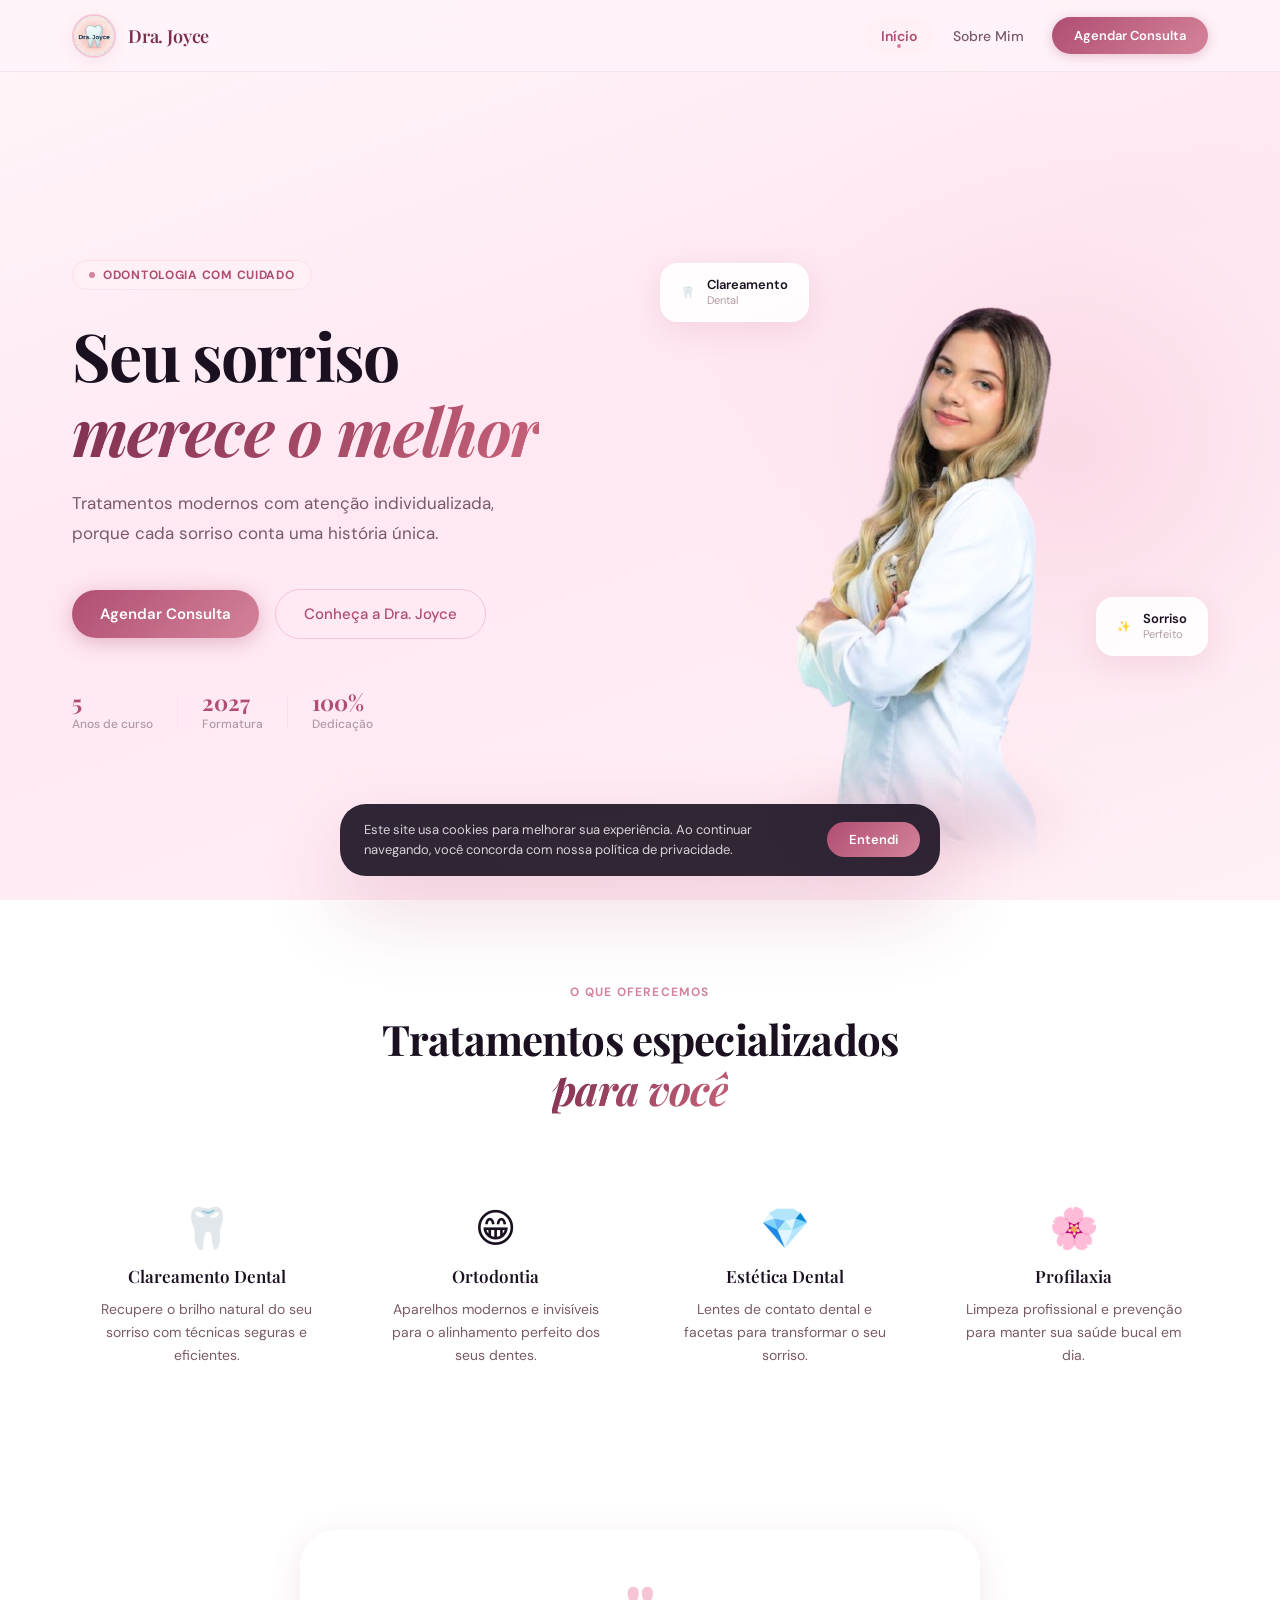
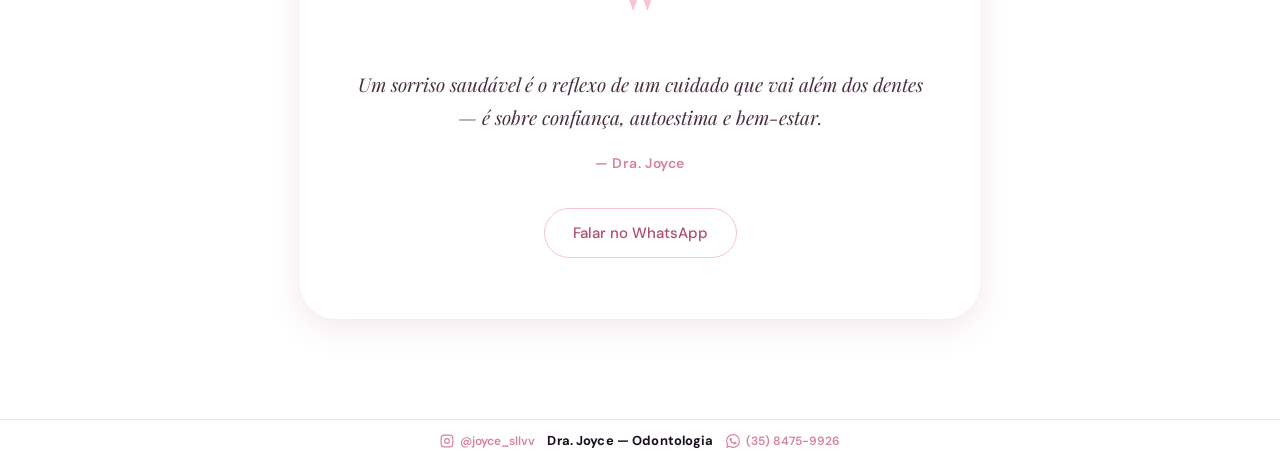
<file: docs/index.html>
<!DOCTYPE html>
<html lang="pt-BR">
<head>
  <meta charset="UTF-8">
  <meta name="viewport" content="width=device-width, initial-scale=1.0">
  <title>Dra. Joyce — Odontologia</title>
  <link rel="preconnect" href="https://fonts.googleapis.com">
  <link rel="preconnect" href="https://fonts.gstatic.com" crossorigin>
  <link href="https://fonts.googleapis.com/css2?family=Playfair+Display:ital,wght@0,400;0,600;0,700;1,400&family=DM+Sans:opsz,wght@9..40,300;9..40,400;9..40,500;9..40,600&display=swap" rel="stylesheet">
  <link rel="stylesheet" href="styles/main.css">
</head>
<body>

  <header class="navbar" id="navbar">
    <div class="nav-container">
      <a href="#" class="nav-logo nav-link" data-page="home" id="logo-home">
        <img src="images/logo.png" alt="Dra. Joyce" class="logo-img">
        <span class="logo-text">Dra. Joyce</span>
      </a>
      <nav class="nav-menu">
        <a href="#" class="nav-link nav-item active" data-page="home">Início</a>
        <a href="#" class="nav-link nav-item" data-page="sobre">Sobre Mim</a>
        <a href="https://wa.me/553584759926?text=Ol%C3%A1%20Dra.%20Joyce%2C%20gostaria%20de%20agendar%20uma%20consulta!" target="_blank" rel="noopener" class="btn-agenda">Agendar Consulta</a>
      </nav>
      <button class="nav-hamburger" id="nav-hamburger" aria-label="Menu" aria-expanded="false">
        <span></span>
        <span></span>
        <span></span>
      </button>
    </div>
  </header>

  <!-- ==================== PÁGINA INICIAL ==================== -->
  <div id="page-home" class="page">

    <section class="hero">
      <div class="hero-content">
        <div class="hero-badge">
          <span class="badge-dot"></span>
          Odontologia com cuidado
        </div>
        <h1 class="hero-title">
          Seu sorriso<br>
          <em>merece o melhor</em>
        </h1>
        <p class="hero-subtitle">
          Tratamentos modernos com atenção individualizada,<br>
          porque cada sorriso conta uma história única.
        </p>
        <div class="hero-actions">
          <a href="https://wa.me/553584759926?text=Ol%C3%A1%20Dra.%20Joyce%2C%20gostaria%20de%20agendar%20uma%20consulta!" target="_blank" rel="noopener" class="btn-primary">Agendar Consulta</a>
          <a href="#" class="btn-ghost nav-link" data-page="sobre">Conheça a Dra. Joyce</a>
        </div>
        <div class="hero-stats">
          <div class="stat">
            <span class="stat-number" data-count="5">5</span>
            <span class="stat-label">Anos de curso</span>
          </div>
          <div class="stat-divider"></div>
          <div class="stat">
            <span class="stat-number" data-count="2027" data-from="2020">2027</span>
            <span class="stat-label">Formatura</span>
          </div>
          <div class="stat-divider"></div>
          <div class="stat">
            <span class="stat-number" data-count="100" data-suffix="%">100%</span>
            <span class="stat-label">Dedicação</span>
          </div>
        </div>
      </div>

      <div class="hero-visual">
        <div class="hero-photo-wrap">
          <div class="hero-photo-glow"></div>
          <img src="images/joyce_1.png" alt="Dra. Joyce" class="hero-photo">
        </div>
        <div class="float-card float-card-1">
          <span class="float-icon">🦷</span>
          <div>
            <strong>Clareamento</strong>
            <span>Dental</span>
          </div>
        </div>
        <div class="float-card float-card-2">
          <span class="float-icon">✨</span>
          <div>
            <strong>Sorriso</strong>
            <span>Perfeito</span>
          </div>
        </div>
      </div>
    </section>

    <section class="services">
      <div class="section-header">
        <span class="section-tag">O que oferecemos</span>
        <h2>Tratamentos especializados<br><em>para você</em></h2>
      </div>
      <div class="services-grid">
        <div class="service-card fade-up">
          <span class="service-icon">🦷</span>
          <h3>Clareamento Dental</h3>
          <p>Recupere o brilho natural do seu sorriso com técnicas seguras e eficientes.</p>
        </div>
        <div class="service-card featured fade-up">
          <span class="service-icon">😁</span>
          <h3>Ortodontia</h3>
          <p>Aparelhos modernos e invisíveis para o alinhamento perfeito dos seus dentes.</p>
        </div>
        <div class="service-card fade-up">
          <span class="service-icon">💎</span>
          <h3>Estética Dental</h3>
          <p>Lentes de contato dental e facetas para transformar o seu sorriso.</p>
        </div>
        <div class="service-card fade-up">
          <span class="service-icon">🌸</span>
          <h3>Profilaxia</h3>
          <p>Limpeza profissional e prevenção para manter sua saúde bucal em dia.</p>
        </div>
      </div>
    </section>

    <section class="quote-section fade-up">
      <div class="quote-inner">
        <span class="quote-mark">"</span>
        <p class="quote-text">
          Um sorriso saudável é o reflexo de um cuidado que vai além dos dentes —
          é sobre confiança, autoestima e bem-estar.
        </p>
        <span class="quote-author">— Dra. Joyce</span>
        <a href="https://wa.me/553584759926?text=Ol%C3%A1%20Dra.%20Joyce%2C%20gostaria%20de%20agendar%20uma%20consulta!" target="_blank" rel="noopener" class="btn-ghost">Falar no WhatsApp</a>
      </div>
    </section>

  </div>

  <!-- ==================== SOBRE MIM ==================== -->
  <div id="page-sobre" class="page hidden">

    <section class="about-section">
      <div class="about-photo-col">
        <div class="about-photo-wrap">
          <img src="images/joyce_1.png" alt="Dra. Joyce" class="about-photo">
        </div>
        <div class="about-badge-card">
          <span>Graduanda em Odontologia</span>
          <strong>Formatura em 2027</strong>
        </div>
      </div>

      <div class="about-text-col">
        <span class="section-tag">Sobre mim</span>
        <h2>Olá, sou a <em>Dra. Joyce</em></h2>
        <p class="about-lead">
          Apaixonada por odontologia desde sempre, me dedico a oferecer tratamentos
          de qualidade com atenção individualizada para cada paciente.
        </p>
        <p class="about-body">
          Durante minha formação, desenvolvi habilidades em diversas áreas da odontologia,
          sempre com foco em proporcionar a melhor experiência possível. Acredito que um
          bom atendimento começa pela empatia e pelo cuidado genuíno com cada pessoa.
        </p>
        <div class="about-highlights">
          <div class="highlight-item">
            <span class="highlight-icon">🎓</span>
            <div>
              <strong>Graduação em Odontologia</strong>
              <span>Em conclusão — 2027</span>
            </div>
          </div>
          <div class="highlight-item">
            <span class="highlight-icon">🏆</span>
            <div>
              <strong>Estética Dental</strong>
              <span>Especialização em andamento</span>
            </div>
          </div>
          <div class="highlight-item">
            <span class="highlight-icon">💖</span>
            <div>
              <strong>Atendimento humanizado</strong>
              <span>Cuidado e empatia acima de tudo</span>
            </div>
          </div>
        </div>
        <a href="https://wa.me/553584759926?text=Ol%C3%A1%20Dra.%20Joyce%2C%20gostaria%20de%20agendar%20uma%20consulta!" target="_blank" rel="noopener" class="btn-ghost">Fale comigo</a>
      </div>
    </section>

  </div>

  <footer class="site-footer">
    <a href="https://instagram.com/joyce_sllvv" target="_blank" rel="noopener" class="footer-insta">
      <svg width="14" height="14" viewBox="0 0 24 24" fill="none" stroke="currentColor" stroke-width="2" stroke-linecap="round" stroke-linejoin="round"><rect x="2" y="2" width="20" height="20" rx="5" ry="5"/><circle cx="12" cy="12" r="4"/><circle cx="17.5" cy="6.5" r="1" fill="currentColor" stroke="none"/></svg>
      @joyce_sllvv
    </a>
    <span class="footer-brand">Dra. Joyce — Odontologia</span>
    <a href="https://wa.me/553584759926" target="_blank" rel="noopener" class="footer-wpp">
      <svg width="14" height="14" viewBox="0 0 24 24" fill="currentColor"><path d="M17.472 14.382c-.297-.149-1.758-.867-2.03-.967-.273-.099-.471-.148-.67.15-.197.297-.767.966-.94 1.164-.173.199-.347.223-.644.075-.297-.15-1.255-.463-2.39-1.475-.883-.788-1.48-1.761-1.653-2.059-.173-.297-.018-.458.13-.606.134-.133.298-.347.446-.52.149-.174.198-.298.298-.497.099-.198.05-.371-.025-.52-.075-.149-.669-1.612-.916-2.207-.242-.579-.487-.5-.669-.51-.173-.008-.371-.01-.57-.01-.198 0-.52.074-.792.372-.272.297-1.04 1.016-1.04 2.479 0 1.462 1.065 2.875 1.213 3.074.149.198 2.096 3.2 5.077 4.487.709.306 1.262.489 1.694.625.712.227 1.36.195 1.871.118.571-.085 1.758-.719 2.006-1.413.248-.694.248-1.289.173-1.413-.074-.124-.272-.198-.57-.347m-5.421 7.403h-.004a9.87 9.87 0 01-5.031-1.378l-.361-.214-3.741.982.998-3.648-.235-.374a9.86 9.86 0 01-1.51-5.26c.001-5.45 4.436-9.884 9.888-9.884 2.64 0 5.122 1.03 6.988 2.898a9.825 9.825 0 012.893 6.994c-.003 5.45-4.437 9.884-9.885 9.884m8.413-18.297A11.815 11.815 0 0012.05 0C5.495 0 .16 5.335.157 11.892c0 2.096.547 4.142 1.588 5.945L.057 24l6.305-1.654a11.882 11.882 0 005.683 1.448h.005c6.554 0 11.89-5.335 11.893-11.893a11.821 11.821 0 00-3.48-8.413z"/></svg>
      (35) 8475-9926
    </a>
  </footer>

  <div class="lgpd-banner" id="lgpd-banner">
    <p>Este site usa cookies para melhorar sua experiência. Ao continuar navegando, você concorda com nossa política de privacidade.</p>
    <button class="lgpd-btn" id="lgpd-accept">Entendi</button>
  </div>

  <script src="scripts/main.js"></script>
</body>
</html>
</file>
<file: docs/styles/main.css>
/* ================================================
   DESIGN SYSTEM — Dra. Joyce
   ================================================ */
:root {
  --rose-900: #7C2D4F;
  --rose-700: #B04D72;
  --rose-500: #D4849A;
  --rose-400: #E8A3B8;
  --rose-300: #F5C4D5;
  --rose-200: #FBDFE9;
  --rose-100: #FFF0F5;
  --rose-50:  #FFF8FB;

  --white:      #FFFFFF;
  --text-900:   #1A1020;
  --text-700:   #4A3040;
  --text-500:   #7A5A68;
  --text-300:   #B09AA5;

  --grad-hero: linear-gradient(160deg, #FFF5F9 0%, #FFE8F2 45%, #FFF0F6 100%);
  --grad-rose: linear-gradient(135deg, var(--rose-700) 0%, var(--rose-500) 100%);
  --grad-text: linear-gradient(135deg, var(--rose-900) 0%, var(--rose-600, #C9637A) 100%);

  --shadow-xs: 0 1px 4px  rgba(176, 77, 114, 0.08);
  --shadow-sm: 0 4px 16px rgba(176, 77, 114, 0.10);
  --shadow-md: 0 8px 32px rgba(176, 77, 114, 0.14);
  --shadow-lg: 0 20px 56px rgba(176, 77, 114, 0.18);
  --shadow-xl: 0 32px 80px rgba(176, 77, 114, 0.22);

  --nav-h: 72px;

  --r-sm:   10px;
  --r-md:   18px;
  --r-lg:   26px;
  --r-xl:   36px;
  --r-full: 9999px;

  --ease:        cubic-bezier(0.4, 0, 0.2, 1);
  --ease-bounce: cubic-bezier(0.34, 1.56, 0.64, 1);
  --t-fast: 0.15s;
  --t-base: 0.25s;
  --t-slow: 0.4s;
}

/* ================================================
   RESET
   ================================================ */
*, *::before, *::after {
  margin: 0;
  padding: 0;
  box-sizing: border-box;
}

html { scroll-behavior: smooth; }

body {
  font-family: 'DM Sans', -apple-system, system-ui, sans-serif;
  background: var(--grad-hero);
  background-attachment: fixed;
  color: var(--text-900);
  min-height: 100vh;
  overflow-x: hidden;
  -webkit-font-smoothing: antialiased;
  -moz-osx-font-smoothing: grayscale;
}

h1, h2, h3 {
  font-family: 'Playfair Display', Georgia, serif;
  line-height: 1.2;
}

em {
  font-style: italic;
  background: var(--grad-text);
  -webkit-background-clip: text;
  -webkit-text-fill-color: transparent;
  background-clip: text;
}

/* ================================================
   NAVBAR
   ================================================ */
.navbar {
  position: fixed;
  top: 0;
  left: 0;
  right: 0;
  z-index: 100;
  height: var(--nav-h);
  background: rgba(255, 245, 249, 0.82);
  backdrop-filter: blur(24px) saturate(1.8);
  -webkit-backdrop-filter: blur(24px) saturate(1.8);
  border-bottom: 1px solid rgba(212, 132, 154, 0.14);
  transition: box-shadow var(--t-base) var(--ease);
}

.navbar.scrolled {
  box-shadow: var(--shadow-sm);
}

.nav-container {
  max-width: 1200px;
  margin: 0 auto;
  padding: 0 32px;
  height: 100%;
  display: flex;
  align-items: center;
  justify-content: space-between;
}

.nav-logo {
  display: flex;
  align-items: center;
  gap: 12px;
  text-decoration: none;
  cursor: pointer;
}

.logo-img {
  width: 44px;
  height: 44px;
  border-radius: var(--r-full);
  border: 2px solid var(--rose-300);
  box-shadow: var(--shadow-sm);
  object-fit: cover;
  transition: transform var(--t-base) var(--ease-bounce),
              box-shadow var(--t-base) var(--ease);
}

.nav-logo:hover .logo-img {
  transform: scale(1.08);
  box-shadow: var(--shadow-md);
}

.logo-text {
  font-family: 'Playfair Display', serif;
  font-size: 18px;
  font-weight: 600;
  color: var(--rose-900);
  letter-spacing: -0.01em;
}

.nav-menu {
  display: flex;
  align-items: center;
  gap: 4px;
}

.nav-item {
  font-size: 14px;
  font-weight: 500;
  color: var(--text-500);
  text-decoration: none;
  padding: 8px 16px;
  border-radius: var(--r-full);
  transition: all var(--t-base) var(--ease);
  cursor: pointer;
  position: relative;
}

.nav-item:hover {
  color: var(--rose-700);
  background: var(--rose-100);
}

.nav-item.active {
  color: var(--rose-700);
  background: var(--rose-100);
  font-weight: 600;
}

.nav-item.active::after {
  content: '';
  position: absolute;
  bottom: 5px;
  left: 50%;
  transform: translateX(-50%);
  width: 4px;
  height: 4px;
  background: var(--rose-500);
  border-radius: var(--r-full);
}

/* ================================================
   BUTTONS
   ================================================ */
.btn-primary {
  display: inline-flex;
  align-items: center;
  gap: 8px;
  padding: 14px 28px;
  background: var(--grad-rose);
  color: var(--white);
  font-family: 'DM Sans', sans-serif;
  font-size: 15px;
  font-weight: 600;
  text-decoration: none;
  border-radius: var(--r-full);
  box-shadow: 0 4px 20px rgba(176, 77, 114, 0.35);
  transition: transform var(--t-base) var(--ease-bounce),
              box-shadow var(--t-base) var(--ease);
  cursor: pointer;
  border: none;
  white-space: nowrap;
}

.btn-primary:hover {
  transform: translateY(-2px) scale(1.02);
  box-shadow: 0 8px 32px rgba(176, 77, 114, 0.45);
}

.btn-primary:active {
  transform: translateY(0) scale(0.97);
}

.btn-ghost {
  display: inline-flex;
  align-items: center;
  gap: 8px;
  padding: 14px 28px;
  background: transparent;
  color: var(--rose-700);
  font-family: 'DM Sans', sans-serif;
  font-size: 15px;
  font-weight: 500;
  text-decoration: none;
  border-radius: var(--r-full);
  border: 1.5px solid var(--rose-300);
  transition: all var(--t-base) var(--ease);
  cursor: pointer;
  white-space: nowrap;
}

.btn-ghost:hover {
  background: var(--rose-100);
  border-color: var(--rose-500);
}

.btn-agenda {
  display: inline-flex;
  align-items: center;
  padding: 10px 22px;
  background: var(--grad-rose);
  color: var(--white) !important;
  font-size: 13px;
  font-weight: 600;
  text-decoration: none;
  border-radius: var(--r-full);
  box-shadow: 0 2px 12px rgba(176, 77, 114, 0.30);
  transition: transform var(--t-base) var(--ease-bounce),
              box-shadow var(--t-base) var(--ease);
  cursor: pointer;
  margin-left: 8px;
}

.btn-agenda:hover {
  transform: translateY(-1px) scale(1.04);
  box-shadow: 0 4px 20px rgba(176, 77, 114, 0.40);
}

/* ================================================
   PAGE SYSTEM
   ================================================ */
.page {
  padding-top: var(--nav-h);
  animation: pageIn var(--t-slow) var(--ease);
}

.hidden {
  display: none !important;
}

@keyframes pageIn {
  from { opacity: 0; transform: translateY(10px); }
  to   { opacity: 1; transform: translateY(0); }
}

/* ================================================
   HERO
   ================================================ */
.hero {
  min-height: calc(100vh - var(--nav-h));
  max-width: 1200px;
  margin: 0 auto;
  padding: 60px 32px 40px;
  display: grid;
  grid-template-columns: 1fr 1fr;
  align-items: center;
  gap: 40px;
  position: relative;
}

/* soft background blob */
.hero::before {
  content: '';
  position: absolute;
  top: 5%;
  right: -5%;
  width: 55%;
  height: 90%;
  background: radial-gradient(ellipse at 65% 45%,
    rgba(245, 196, 213, 0.45) 0%,
    rgba(251, 223, 233, 0.25) 40%,
    transparent 65%);
  pointer-events: none;
  z-index: 0;
}

.hero-content {
  position: relative;
  z-index: 2;
}

.hero-badge {
  display: inline-flex;
  align-items: center;
  gap: 8px;
  background: var(--rose-100);
  color: var(--rose-700);
  font-size: 12px;
  font-weight: 700;
  padding: 6px 16px;
  border-radius: var(--r-full);
  border: 1px solid var(--rose-200);
  margin-bottom: 28px;
  letter-spacing: 0.06em;
  text-transform: uppercase;
}

.badge-dot {
  width: 6px;
  height: 6px;
  background: var(--rose-500);
  border-radius: var(--r-full);
  flex-shrink: 0;
  animation: blink 2.4s ease infinite;
}

@keyframes blink {
  0%, 100% { opacity: 1;   transform: scale(1); }
  50%       { opacity: 0.5; transform: scale(0.75); }
}

.hero-title {
  font-size: clamp(40px, 5.2vw, 66px);
  font-weight: 700;
  color: var(--text-900);
  letter-spacing: -0.025em;
  margin-bottom: 22px;
  line-height: 1.13;
}

.hero-subtitle {
  font-size: 17px;
  line-height: 1.75;
  color: var(--text-500);
  font-weight: 400;
  margin-bottom: 40px;
}

.hero-actions {
  display: flex;
  align-items: center;
  flex-wrap: wrap;
  gap: 16px;
  margin-bottom: 52px;
}

.hero-stats {
  display: flex;
  align-items: center;
  gap: 24px;
}

.stat {
  display: flex;
  flex-direction: column;
  gap: 3px;
}

.stat-number {
  font-family: 'Playfair Display', serif;
  font-size: 22px;
  font-weight: 700;
  color: var(--rose-700);
  line-height: 1;
}

.stat-label {
  font-size: 12px;
  color: var(--text-300);
  font-weight: 500;
}

.stat-divider {
  width: 1px;
  height: 34px;
  background: var(--rose-200);
}

/* Hero Visual */
.hero-visual {
  position: relative;
  z-index: 2;
  display: flex;
  justify-content: center;
  align-items: flex-end;
  height: 100%;
  min-height: 500px;
}

.hero-photo-wrap {
  position: relative;
  display: flex;
  align-items: flex-end;
  justify-content: center;
}


.hero-photo-glow {
  position: absolute;
  bottom: -10px;
  left: 50%;
  transform: translateX(-50%);
  width: 75%;
  height: 100px;
  background: radial-gradient(ellipse,
    rgba(212, 132, 154, 0.40) 0%,
    transparent 70%);
  border-radius: var(--r-full);
  filter: blur(24px);
  z-index: 1;
}

.hero-photo {
  height: 72vh;
  max-height: 590px;
  object-fit: contain;
  display: block;
  mix-blend-mode: multiply;
  filter: contrast(1.03) brightness(1.01);
  position: relative;
  z-index: 2;
  animation: heroFloat 6s ease-in-out infinite;
  -webkit-mask-image: linear-gradient(to top, transparent 0%, black 16%);
  mask-image: linear-gradient(to top, transparent 0%, black 16%);
}

@keyframes heroFloat {
  0%, 100% { transform: translateY(0px); }
  50%       { transform: translateY(-12px); }
}

/* Floating cards */
.float-card {
  position: absolute;
  background: rgba(255, 255, 255, 0.88);
  backdrop-filter: blur(16px);
  -webkit-backdrop-filter: blur(16px);
  border: 1px solid rgba(255, 255, 255, 0.9);
  border-radius: var(--r-md);
  padding: 14px 20px;
  display: flex;
  align-items: center;
  gap: 12px;
  box-shadow: var(--shadow-md);
  z-index: 10;
  white-space: nowrap;
}

.float-card div {
  display: flex;
  flex-direction: column;
  gap: 2px;
}

.float-card strong {
  font-size: 13px;
  font-weight: 600;
  color: var(--text-900);
  line-height: 1;
  display: block;
}

.float-card span {
  font-size: 11px;
  color: var(--text-300);
  display: block;
}

.float-icon {
  font-size: 24px;
  line-height: 1;
}

.float-card-1 {
  top: 18%;
  left: 0;
  animation: floatA 4.5s ease-in-out infinite;
}

.float-card-2 {
  bottom: 28%;
  right: 0;
  animation: floatB 5.5s ease-in-out infinite;
}

@keyframes floatA {
  0%, 100% { transform: translateY(0)   rotate(-1.5deg); }
  50%       { transform: translateY(-9px) rotate(1deg); }
}

@keyframes floatB {
  0%, 100% { transform: translateY(0)   rotate(1deg); }
  50%       { transform: translateY(-7px) rotate(-1.5deg); }
}

/* ================================================
   SERVICES
   ================================================ */
.services {
  padding: 80px 32px 90px;
  max-width: 1200px;
  margin: 0 auto;
}

.section-header {
  text-align: center;
  margin-bottom: 56px;
}

.section-tag {
  display: inline-block;
  font-size: 12px;
  font-weight: 700;
  text-transform: uppercase;
  letter-spacing: 0.1em;
  color: var(--rose-500);
  margin-bottom: 14px;
}

.section-header h2 {
  font-size: clamp(28px, 3.5vw, 42px);
  color: var(--text-900);
  letter-spacing: -0.02em;
  line-height: 1.2;
}

.services-grid {
  display: grid;
  grid-template-columns: repeat(4, 1fr);
  gap: 20px;
}

.service-card {
  background: rgba(255, 255, 255, 0.65);
  backdrop-filter: blur(12px);
  -webkit-backdrop-filter: blur(12px);
  border: 1px solid rgba(255, 255, 255, 0.85);
  border-radius: var(--r-lg);
  padding: 36px 24px 32px;
  text-align: center;
  position: relative;
  overflow: hidden;
  transition: transform var(--t-slow) var(--ease),
              box-shadow var(--t-slow) var(--ease),
              border-color var(--t-slow) var(--ease);
}

.service-card::before {
  content: '';
  position: absolute;
  inset: 0;
  background: var(--grad-rose);
  opacity: 0;
  transition: opacity var(--t-slow) var(--ease);
  z-index: 0;
  border-radius: inherit;
}

.service-card:hover {
  transform: translateY(-8px);
  box-shadow: var(--shadow-lg);
  border-color: transparent;
}

.service-card:hover::before { opacity: 1; }

.service-card:hover .service-icon,
.service-card:hover h3,
.service-card:hover p {
  color: var(--white);
  -webkit-text-fill-color: initial;
}

.service-card.featured:hover {
  transform: translateY(-10px);
  box-shadow: var(--shadow-xl);
}

.service-icon {
  font-size: 40px;
  display: block;
  margin-bottom: 18px;
  position: relative;
  z-index: 1;
  line-height: 1;
}

.service-card h3 {
  font-size: 17px;
  font-weight: 600;
  color: var(--text-900);
  margin-bottom: 12px;
  position: relative;
  z-index: 1;
  transition: color var(--t-slow) var(--ease);
}

.service-card p {
  font-size: 14px;
  line-height: 1.65;
  color: var(--text-500);
  position: relative;
  z-index: 1;
  transition: color var(--t-slow) var(--ease);
}

/* ================================================
   QUOTE / CTA SECTION
   ================================================ */
.quote-section {
  padding: 40px 32px 100px;
  display: flex;
  justify-content: center;
}

.quote-inner {
  max-width: 680px;
  text-align: center;
  background: rgba(255, 255, 255, 0.72);
  backdrop-filter: blur(20px);
  -webkit-backdrop-filter: blur(20px);
  border: 1px solid rgba(255, 255, 255, 0.85);
  border-radius: var(--r-xl);
  padding: 60px 56px;
  box-shadow: var(--shadow-md);
  position: relative;
}

.quote-mark {
  font-family: 'Playfair Display', serif;
  font-size: 88px;
  line-height: 0.55;
  display: block;
  color: var(--rose-300);
  margin-bottom: 28px;
  font-weight: 700;
}

.quote-text {
  font-size: 19px;
  line-height: 1.75;
  color: var(--text-700);
  font-style: italic;
  margin-bottom: 20px;
  font-family: 'Playfair Display', serif;
}

.quote-author {
  display: block;
  font-size: 14px;
  font-weight: 600;
  color: var(--rose-500);
  margin-bottom: 36px;
  letter-spacing: 0.04em;
}

/* ================================================
   SOBRE / ABOUT
   ================================================ */
.about-section {
  max-width: 1100px;
  margin: 0 auto;
  padding: 72px 32px 100px;
  display: grid;
  grid-template-columns: 1fr 1.25fr;
  gap: 64px;
  align-items: start;
  min-height: calc(100vh - var(--nav-h));
}

.about-photo-col {
  position: sticky;
  top: calc(var(--nav-h) + 24px);
  display: flex;
  flex-direction: column;
  align-items: center;
  gap: 20px;
}

.about-photo-wrap {
  width: 100%;
  max-width: 360px;
  background: linear-gradient(145deg, var(--rose-100) 0%, var(--rose-50) 100%);
  border-radius: var(--r-xl);
  overflow: hidden;
  box-shadow: var(--shadow-lg);
  border: 1px solid var(--rose-200);
}

.about-photo {
  width: 100%;
  display: block;
  mix-blend-mode: multiply;
}

.about-badge-card {
  width: 100%;
  max-width: 360px;
  background: rgba(255, 255, 255, 0.9);
  backdrop-filter: blur(12px);
  -webkit-backdrop-filter: blur(12px);
  border: 1px solid rgba(255, 255, 255, 0.85);
  border-radius: var(--r-md);
  padding: 18px 24px;
  text-align: center;
  box-shadow: var(--shadow-sm);
  display: flex;
  flex-direction: column;
  gap: 5px;
}

.about-badge-card span {
  font-size: 13px;
  color: var(--text-500);
}

.about-badge-card strong {
  font-family: 'Playfair Display', serif;
  font-size: 17px;
  color: var(--rose-700);
}

/* About text */
.about-text-col {
  padding-top: 8px;
}

.about-text-col .section-tag {
  display: block;
  margin-bottom: 14px;
}

.about-text-col h2 {
  font-size: clamp(34px, 3.8vw, 50px);
  color: var(--text-900);
  margin-bottom: 28px;
  letter-spacing: -0.02em;
  line-height: 1.15;
}

.about-lead {
  font-size: 18px;
  line-height: 1.75;
  color: var(--text-700);
  font-weight: 500;
  margin-bottom: 16px;
}

.about-body {
  font-size: 16px;
  line-height: 1.8;
  color: var(--text-500);
  margin-bottom: 40px;
}

.about-highlights {
  display: flex;
  flex-direction: column;
  gap: 14px;
  margin-bottom: 40px;
}

.highlight-item {
  display: flex;
  align-items: center;
  gap: 16px;
  padding: 18px 22px;
  background: rgba(255, 255, 255, 0.62);
  backdrop-filter: blur(8px);
  -webkit-backdrop-filter: blur(8px);
  border: 1px solid var(--rose-200);
  border-radius: var(--r-md);
  transition: all var(--t-base) var(--ease);
}

.highlight-item:hover {
  background: rgba(255, 255, 255, 0.92);
  box-shadow: var(--shadow-sm);
  transform: translateX(6px);
}

.highlight-icon {
  font-size: 26px;
  flex-shrink: 0;
  line-height: 1;
}

.highlight-item div {
  display: flex;
  flex-direction: column;
  gap: 3px;
}

.highlight-item strong {
  font-size: 15px;
  font-weight: 600;
  color: var(--text-900);
  line-height: 1;
}

.highlight-item span {
  font-size: 13px;
  color: var(--text-300);
}

/* ================================================
   SCROLL FADE-IN ANIMATION
   ================================================ */
.fade-up {
  opacity: 0;
  transform: translateY(28px);
  transition: opacity 0.65s var(--ease),
              transform 0.65s var(--ease);
}

.fade-up.visible {
  opacity: 1;
  transform: translateY(0);
}

.services-grid .fade-up:nth-child(1) { transition-delay: 0.00s; }
.services-grid .fade-up:nth-child(2) { transition-delay: 0.10s; }
.services-grid .fade-up:nth-child(3) { transition-delay: 0.20s; }
.services-grid .fade-up:nth-child(4) { transition-delay: 0.30s; }

/* ================================================
   ABOUT ACTIONS
   ================================================ */
.about-actions {
  display: flex;
  align-items: center;
  flex-wrap: wrap;
  gap: 14px;
}

.btn-instagram {
  display: inline-flex;
  align-items: center;
  gap: 8px;
  padding: 14px 24px;
  background: transparent;
  color: var(--rose-700);
  font-family: 'DM Sans', sans-serif;
  font-size: 15px;
  font-weight: 600;
  text-decoration: none;
  border-radius: var(--r-full);
  border: 1.5px solid var(--rose-300);
  transition: all var(--t-base) var(--ease);
}

.btn-instagram:hover {
  background: var(--rose-100);
  border-color: var(--rose-500);
  transform: translateY(-1px);
}

/* ================================================
   FOOTER
   ================================================ */
.site-footer {
  display: flex;
  align-items: center;
  justify-content: center;
  gap: 12px;
  padding: 12px 48px;
  border-top: 1px solid var(--rose-200);
  font-size: 12px;
  color: var(--text-300);
}

.footer-brand {
  font-size: 13px;
  font-weight: 700;
  color: var(--text-900);
  letter-spacing: 0.01em;
}

.footer-insta {
  display: inline-flex;
  align-items: center;
  gap: 6px;
  color: var(--rose-500);
  text-decoration: none;
  font-weight: 600;
  transition: color var(--t-fast) var(--ease);
}

.footer-insta:hover {
  color: var(--rose-700);
}

.footer-wpp {
  display: inline-flex;
  align-items: center;
  gap: 6px;
  color: var(--rose-500);
  text-decoration: none;
  font-weight: 600;
  transition: color var(--t-fast) var(--ease);
}

.footer-wpp:hover { color: var(--rose-700); }

.footer-sep {
  color: var(--rose-200);
}

/* ================================================
   HAMBURGER / MOBILE NAV
   ================================================ */
.nav-hamburger {
  display: none;
  flex-direction: column;
  justify-content: center;
  align-items: center;
  gap: 5px;
  width: 40px;
  height: 40px;
  background: transparent;
  border: none;
  cursor: pointer;
  padding: 8px;
  border-radius: var(--r-sm);
  flex-shrink: 0;
  transition: background var(--t-base) var(--ease);
}

.nav-hamburger:hover { background: var(--rose-100); }

.nav-hamburger span {
  display: block;
  width: 22px;
  height: 2px;
  background: var(--rose-700);
  border-radius: 2px;
  transition: transform var(--t-base) var(--ease),
              opacity   var(--t-base) var(--ease);
  transform-origin: center;
}

.nav-hamburger.open span:nth-child(1) { transform: translateY(7px) rotate(45deg); }
.nav-hamburger.open span:nth-child(2) { opacity: 0; transform: scaleX(0); }
.nav-hamburger.open span:nth-child(3) { transform: translateY(-7px) rotate(-45deg); }

@keyframes menuSlideDown {
  from { opacity: 0; transform: translateY(-8px); }
  to   { opacity: 1; transform: translateY(0); }
}

@media (max-width: 700px) {
  .nav-hamburger { display: flex; }

  .nav-menu {
    display: none;
    position: fixed;
    top: var(--nav-h);
    left: 0;
    right: 0;
    z-index: 99;
    flex-direction: column;
    gap: 4px;
    padding: 16px 20px 24px;
    background: rgba(255, 245, 249, 0.97);
    backdrop-filter: blur(24px) saturate(1.8);
    -webkit-backdrop-filter: blur(24px) saturate(1.8);
    border-bottom: 1px solid rgba(212, 132, 154, 0.14);
    box-shadow: var(--shadow-md);
  }

  .nav-menu.open {
    display: flex;
    animation: menuSlideDown 0.22s var(--ease) both;
  }

  .nav-item {
    width: 100%;
    text-align: center;
    padding: 12px 16px;
    font-size: 16px;
  }

  .btn-agenda {
    margin-left: 0;
    margin-top: 4px;
    justify-content: center;
  }
}

/* ================================================
   LGPD BANNER
   ================================================ */
.lgpd-banner {
  position: fixed;
  bottom: 24px;
  left: 50%;
  transform: translateX(-50%);
  z-index: 300;
  display: flex;
  align-items: center;
  gap: 20px;
  max-width: 600px;
  width: calc(100% - 48px);
  padding: 16px 20px 16px 24px;
  background: rgba(26, 16, 32, 0.90);
  backdrop-filter: blur(16px);
  -webkit-backdrop-filter: blur(16px);
  border-radius: var(--r-lg);
  box-shadow: var(--shadow-xl);
  animation: lgpdSlideUp 0.4s var(--ease-bounce) both;
}

.lgpd-banner p {
  font-size: 13px;
  line-height: 1.55;
  color: rgba(255, 255, 255, 0.80);
  margin: 0;
  flex: 1;
}

.lgpd-btn {
  flex-shrink: 0;
  padding: 9px 22px;
  background: var(--grad-rose);
  color: var(--white);
  border: none;
  border-radius: var(--r-full);
  font-family: 'DM Sans', sans-serif;
  font-size: 13px;
  font-weight: 600;
  cursor: pointer;
  white-space: nowrap;
  transition: transform var(--t-base) var(--ease-bounce),
              box-shadow var(--t-base) var(--ease);
}

.lgpd-btn:hover {
  transform: scale(1.05);
  box-shadow: 0 4px 16px rgba(176, 77, 114, 0.45);
}

.lgpd-banner.hide {
  animation: lgpdSlideDown 0.3s var(--ease) forwards;
}

@keyframes lgpdSlideUp {
  from { opacity: 0; transform: translateX(-50%) translateY(16px); }
  to   { opacity: 1; transform: translateX(-50%) translateY(0); }
}

@keyframes lgpdSlideDown {
  to { opacity: 0; transform: translateX(-50%) translateY(16px); }
}

/* ================================================
   RESPONSIVE — TABLET (≤ 900px)
   ================================================ */
@media (max-width: 900px) {
  .hero {
    grid-template-columns: 1fr;
    padding: 40px 28px 48px;
    gap: 0;
    min-height: auto;
    text-align: center;
  }

  .hero::before { display: none; }

  .hero-badge    { margin: 0 auto 28px; }
  .hero-actions  { justify-content: center; }
  .hero-stats    { justify-content: center; }

  .hero-visual {
    order: -1;
    min-height: 320px;
    margin-bottom: 32px;
  }

  .hero-photo {
    height: 46vh;
    max-height: 400px;
  }

  .float-card-1 { left: 2%; }
  .float-card-2 { right: 2%; }

  .services { padding: 64px 28px 72px; }

  .services-grid {
    grid-template-columns: repeat(2, 1fr);
  }

  .quote-section { padding: 32px 28px 80px; }

  .about-section {
    grid-template-columns: 1fr;
    gap: 36px;
    padding: 56px 28px 80px;
    min-height: auto;
  }

  .about-photo-col {
    position: static;
    flex-direction: row;
    flex-wrap: wrap;
    justify-content: center;
    gap: 16px;
  }

  .about-photo-wrap,
  .about-badge-card { max-width: 300px; }
}

/* ================================================
   RESPONSIVE — MOBILE (≤ 600px)
   ================================================ */
@media (max-width: 600px) {
  .nav-container { padding: 0 20px; }

  .hero { padding: 28px 20px 40px; }

  .hero-subtitle { font-size: 15px; }

  .hero-actions {
    flex-direction: column;
    align-items: stretch;
  }

  .btn-primary,
  .btn-ghost { justify-content: center; }

  .hero-visual { min-height: 260px; }

  .hero-photo {
    height: 40vh;
    max-height: 320px;
  }

  .float-card { display: none; }

  .services { padding: 56px 20px 64px; }

  .services-grid { grid-template-columns: 1fr; }

  .quote-section { padding: 24px 20px 64px; }

  .quote-inner { padding: 40px 28px; }

  .quote-text { font-size: 16px; }

  .about-section { padding: 40px 20px 64px; }

  .about-photo-col {
    flex-direction: column;
    align-items: center;
  }

  .about-photo-wrap,
  .about-badge-card { max-width: 100%; }

  .site-footer {
    flex-direction: column;
    align-items: center;
    gap: 10px;
    padding: 20px 24px;
    text-align: center;
  }
}
</file>
